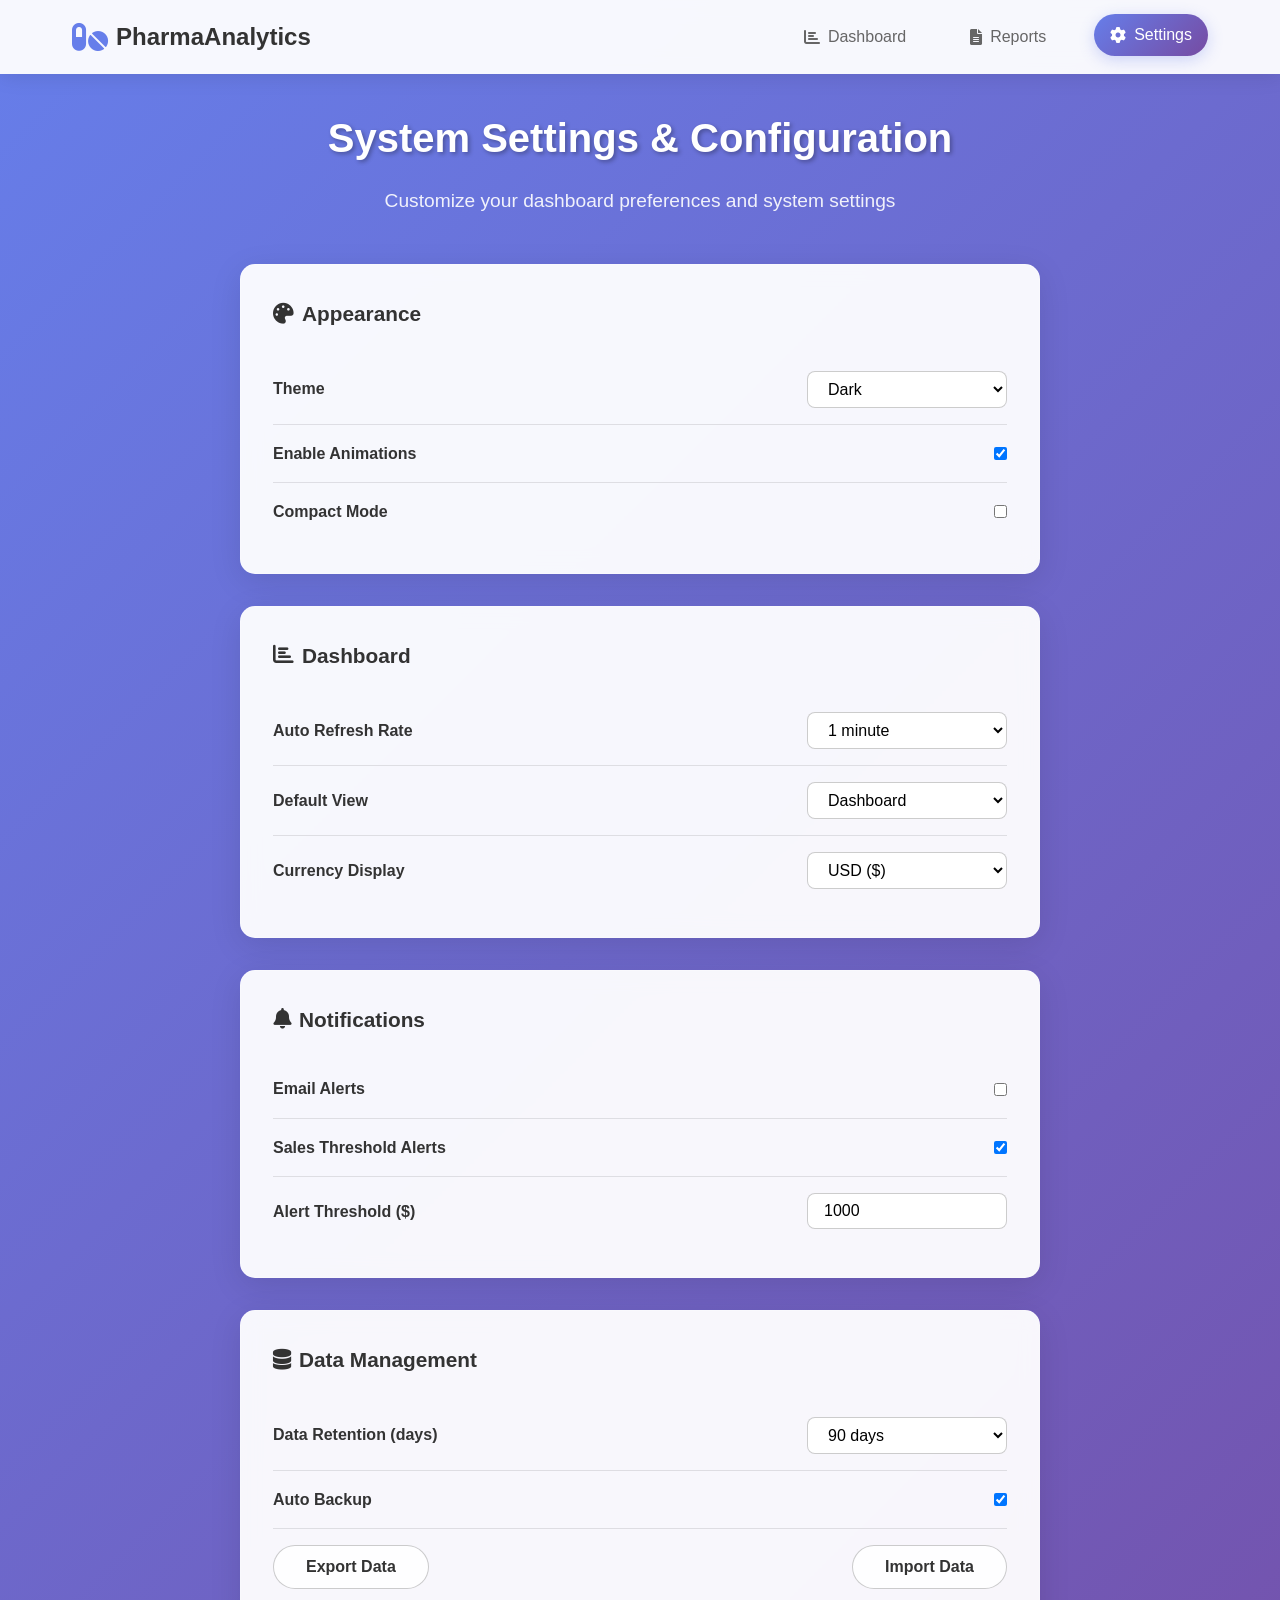
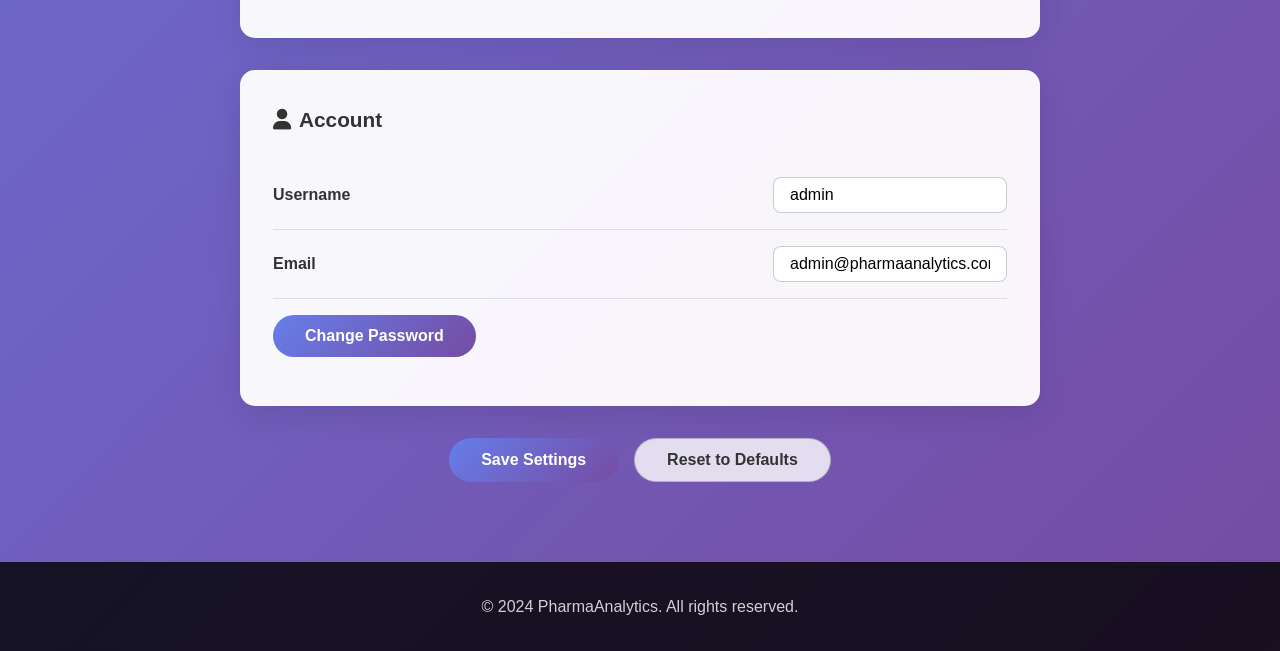
<file: settings.html>
<!DOCTYPE html>
<html lang="en">
<head>
    <meta charset="UTF-8">
    <meta name="viewport" content="width=device-width, initial-scale=1.0">
    <title>Settings - PharmaAnalytics</title>
    <link rel="stylesheet" href="/static/style.css">
    <link href="https://cdnjs.cloudflare.com/ajax/libs/font-awesome/6.0.0/css/all.min.css" rel="stylesheet">
</head>
<body>
    <header>
        <div class="header-content">
            <div class="logo">
                <i class="fas fa-pills"></i>
                <h1>PharmaAnalytics</h1>
            </div>
            <nav>
                <a href="/"><i class="fas fa-chart-bar"></i> Dashboard</a>
                <a href="/reports"><i class="fas fa-file-alt"></i> Reports</a>
                <a href="/settings" class="active"><i class="fas fa-cog"></i> Settings</a>
            </nav>
        </div>
    </header>

    <main>
        <div class="hero">
            <h2>System Settings & Configuration</h2>
            <p>Customize your dashboard preferences and system settings</p>
        </div>

        <div class="settings-container">
            <div class="settings-section">
                <h3><i class="fas fa-palette"></i> Appearance</h3>
                <div class="setting-item">
                    <label for="theme">Theme</label>
                    <select id="theme">
                        <option value="light">Light</option>
                        <option value="dark" selected>Dark</option>
                        <option value="auto">Auto</option>
                    </select>
                </div>
                <div class="setting-item">
                    <label for="animations">Enable Animations</label>
                    <input type="checkbox" id="animations" checked>
                </div>
                <div class="setting-item">
                    <label for="compact">Compact Mode</label>
                    <input type="checkbox" id="compact">
                </div>
            </div>

            <div class="settings-section">
                <h3><i class="fas fa-chart-bar"></i> Dashboard</h3>
                <div class="setting-item">
                    <label for="refreshRate">Auto Refresh Rate</label>
                    <select id="refreshRate">
                        <option value="off">Off</option>
                        <option value="30">30 seconds</option>
                        <option value="60" selected>1 minute</option>
                        <option value="300">5 minutes</option>
                    </select>
                </div>
                <div class="setting-item">
                    <label for="defaultView">Default View</label>
                    <select id="defaultView">
                        <option value="dashboard" selected>Dashboard</option>
                        <option value="reports">Reports</option>
                    </select>
                </div>
                <div class="setting-item">
                    <label for="currency">Currency Display</label>
                    <select id="currency">
                        <option value="USD" selected>USD ($)</option>
                        <option value="EUR">EUR (€)</option>
                        <option value="GBP">GBP (£)</option>
                    </select>
                </div>
            </div>

            <div class="settings-section">
                <h3><i class="fas fa-bell"></i> Notifications</h3>
                <div class="setting-item">
                    <label for="emailAlerts">Email Alerts</label>
                    <input type="checkbox" id="emailAlerts">
                </div>
                <div class="setting-item">
                    <label for="salesAlerts">Sales Threshold Alerts</label>
                    <input type="checkbox" id="salesAlerts" checked>
                </div>
                <div class="setting-item">
                    <label for="threshold">Alert Threshold ($)</label>
                    <input type="number" id="threshold" value="1000" min="100">
                </div>
            </div>

            <div class="settings-section">
                <h3><i class="fas fa-database"></i> Data Management</h3>
                <div class="setting-item">
                    <label for="dataRetention">Data Retention (days)</label>
                    <select id="dataRetention">
                        <option value="30">30 days</option>
                        <option value="90" selected>90 days</option>
                        <option value="365">1 year</option>
                        <option value="unlimited">Unlimited</option>
                    </select>
                </div>
                <div class="setting-item">
                    <label for="autoBackup">Auto Backup</label>
                    <input type="checkbox" id="autoBackup" checked>
                </div>
                <div class="setting-item">
                    <button class="btn-secondary" id="exportData">Export Data</button>
                    <button class="btn-secondary" id="importData">Import Data</button>
                </div>
            </div>

            <div class="settings-section">
                <h3><i class="fas fa-user"></i> Account</h3>
                <div class="setting-item">
                    <label for="username">Username</label>
                    <input type="text" id="username" value="admin" readonly>
                </div>
                <div class="setting-item">
                    <label for="email">Email</label>
                    <input type="email" id="email" value="admin@pharmaanalytics.com">
                </div>
                <div class="setting-item">
                    <button class="btn-primary" id="changePassword">Change Password</button>
                </div>
            </div>

            <div class="settings-actions">
                <button class="btn-primary" id="saveSettings">Save Settings</button>
                <button class="btn-secondary" id="resetSettings">Reset to Defaults</button>
            </div>
        </div>
    </main>

    <footer>
        <p>&copy; 2024 PharmaAnalytics. All rights reserved.</p>
    </footer>

    <script src="/static/settings.js"></script>
</body>
</html>
</file>
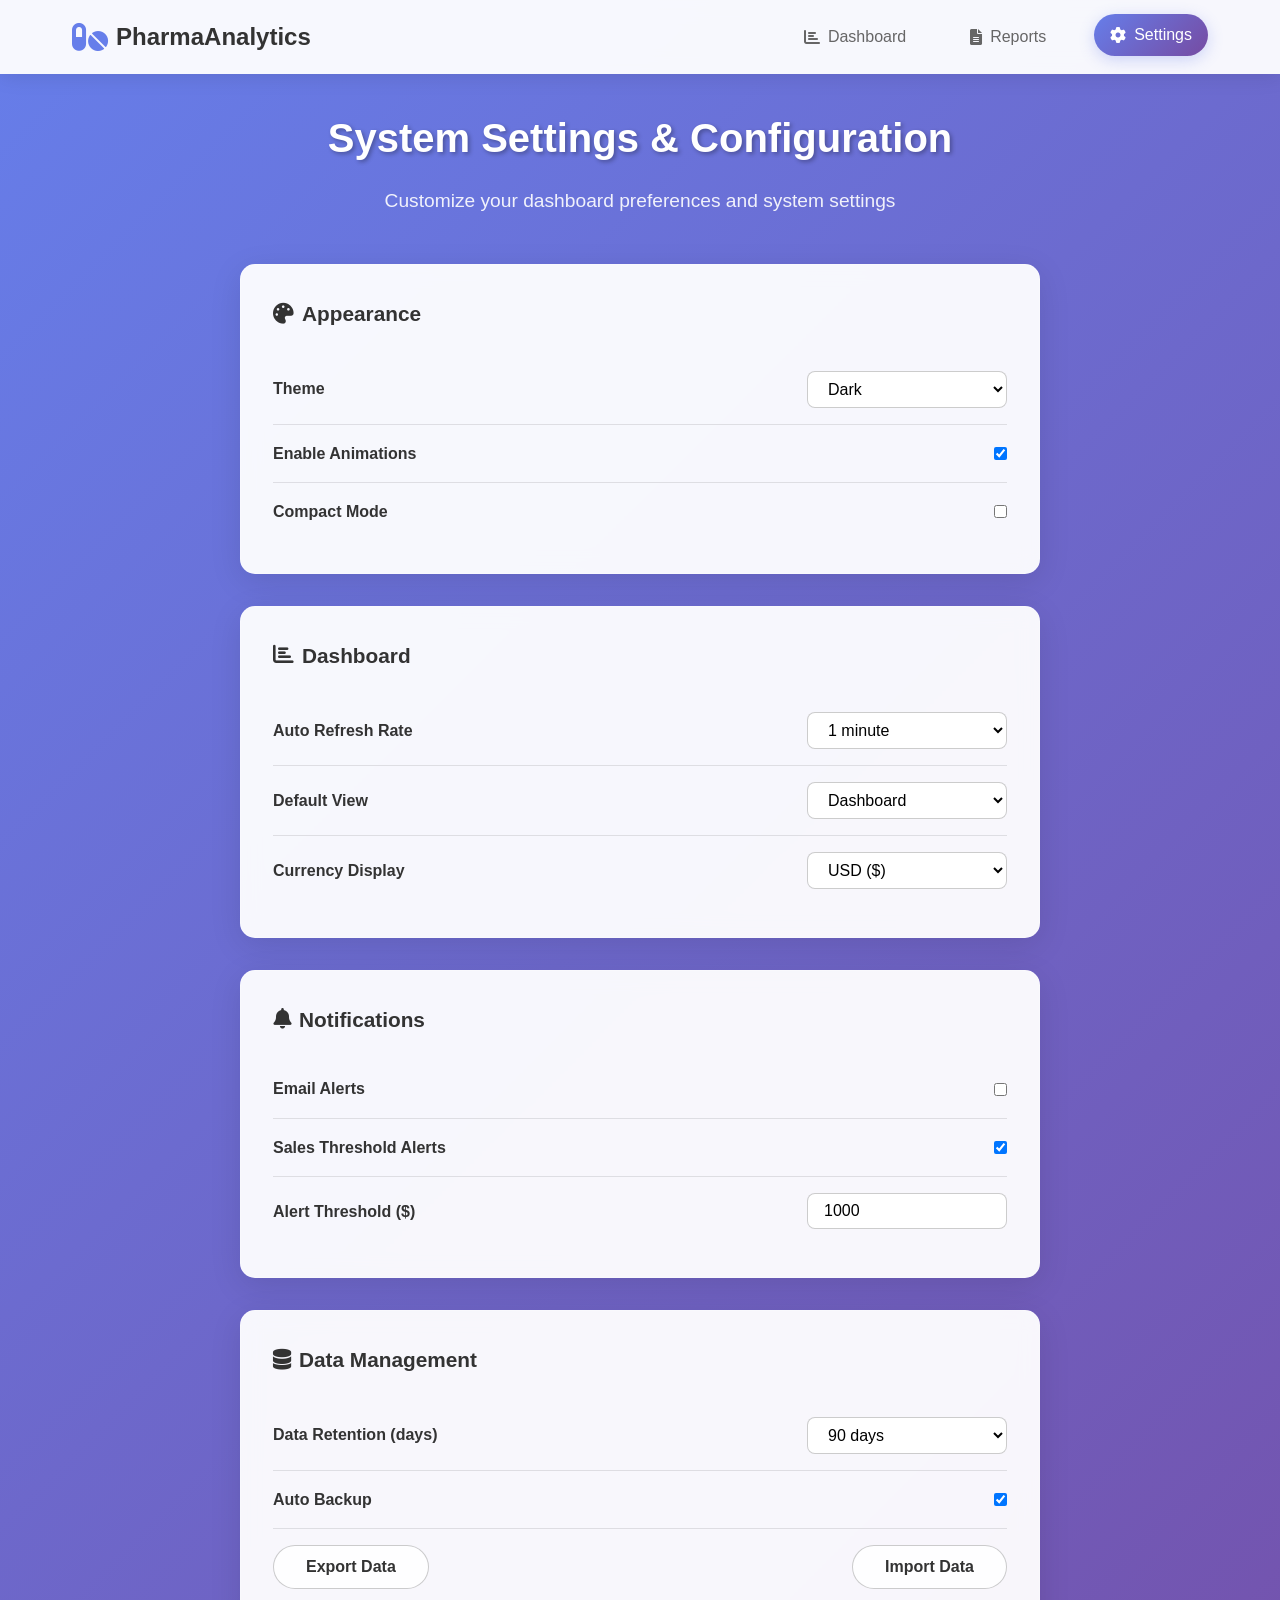
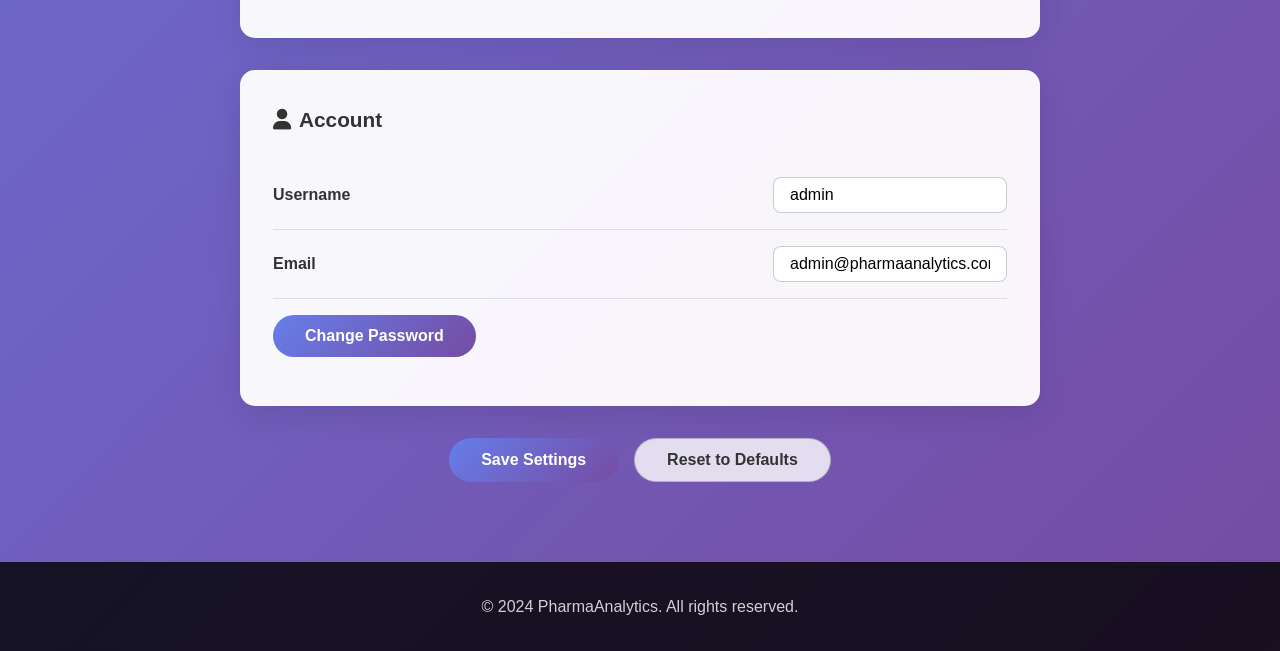
<file: templates/settings.html>
<!DOCTYPE html>
<html lang="en">
<head>
    <meta charset="UTF-8">
    <meta name="viewport" content="width=device-width, initial-scale=1.0">
    <title>Settings - PharmaAnalytics</title>
    <link rel="stylesheet" href="/static/style.css">
    <link href="https://cdnjs.cloudflare.com/ajax/libs/font-awesome/6.0.0/css/all.min.css" rel="stylesheet">
</head>
<body>
    <header>
        <div class="header-content">
            <div class="logo">
                <i class="fas fa-pills"></i>
                <h1>PharmaAnalytics</h1>
            </div>
            <nav>
                <a href="/"><i class="fas fa-chart-bar"></i> Dashboard</a>
                <a href="/reports"><i class="fas fa-file-alt"></i> Reports</a>
                <a href="/settings" class="active"><i class="fas fa-cog"></i> Settings</a>
            </nav>
        </div>
    </header>

    <main>
        <div class="hero">
            <h2>System Settings & Configuration</h2>
            <p>Customize your dashboard preferences and system settings</p>
        </div>

        <div class="settings-container">
            <div class="settings-section">
                <h3><i class="fas fa-palette"></i> Appearance</h3>
                <div class="setting-item">
                    <label for="theme">Theme</label>
                    <select id="theme">
                        <option value="light">Light</option>
                        <option value="dark" selected>Dark</option>
                        <option value="auto">Auto</option>
                    </select>
                </div>
                <div class="setting-item">
                    <label for="animations">Enable Animations</label>
                    <input type="checkbox" id="animations" checked>
                </div>
                <div class="setting-item">
                    <label for="compact">Compact Mode</label>
                    <input type="checkbox" id="compact">
                </div>
            </div>

            <div class="settings-section">
                <h3><i class="fas fa-chart-bar"></i> Dashboard</h3>
                <div class="setting-item">
                    <label for="refreshRate">Auto Refresh Rate</label>
                    <select id="refreshRate">
                        <option value="off">Off</option>
                        <option value="30">30 seconds</option>
                        <option value="60" selected>1 minute</option>
                        <option value="300">5 minutes</option>
                    </select>
                </div>
                <div class="setting-item">
                    <label for="defaultView">Default View</label>
                    <select id="defaultView">
                        <option value="dashboard" selected>Dashboard</option>
                        <option value="reports">Reports</option>
                    </select>
                </div>
                <div class="setting-item">
                    <label for="currency">Currency Display</label>
                    <select id="currency">
                        <option value="USD" selected>USD ($)</option>
                        <option value="EUR">EUR (€)</option>
                        <option value="GBP">GBP (£)</option>
                    </select>
                </div>
            </div>

            <div class="settings-section">
                <h3><i class="fas fa-bell"></i> Notifications</h3>
                <div class="setting-item">
                    <label for="emailAlerts">Email Alerts</label>
                    <input type="checkbox" id="emailAlerts">
                </div>
                <div class="setting-item">
                    <label for="salesAlerts">Sales Threshold Alerts</label>
                    <input type="checkbox" id="salesAlerts" checked>
                </div>
                <div class="setting-item">
                    <label for="threshold">Alert Threshold ($)</label>
                    <input type="number" id="threshold" value="1000" min="100">
                </div>
            </div>

            <div class="settings-section">
                <h3><i class="fas fa-database"></i> Data Management</h3>
                <div class="setting-item">
                    <label for="dataRetention">Data Retention (days)</label>
                    <select id="dataRetention">
                        <option value="30">30 days</option>
                        <option value="90" selected>90 days</option>
                        <option value="365">1 year</option>
                        <option value="unlimited">Unlimited</option>
                    </select>
                </div>
                <div class="setting-item">
                    <label for="autoBackup">Auto Backup</label>
                    <input type="checkbox" id="autoBackup" checked>
                </div>
                <div class="setting-item">
                    <button class="btn-secondary" id="exportData">Export Data</button>
                    <button class="btn-secondary" id="importData">Import Data</button>
                </div>
            </div>

            <div class="settings-section">
                <h3><i class="fas fa-user"></i> Account</h3>
                <div class="setting-item">
                    <label for="username">Username</label>
                    <input type="text" id="username" value="admin" readonly>
                </div>
                <div class="setting-item">
                    <label for="email">Email</label>
                    <input type="email" id="email" value="admin@pharmaanalytics.com">
                </div>
                <div class="setting-item">
                    <button class="btn-primary" id="changePassword">Change Password</button>
                </div>
            </div>

            <div class="settings-actions">
                <button class="btn-primary" id="saveSettings">Save Settings</button>
                <button class="btn-secondary" id="resetSettings">Reset to Defaults</button>
            </div>
        </div>
    </main>

    <footer>
        <p>&copy; 2024 PharmaAnalytics. All rights reserved.</p>
    </footer>

    <script src="/static/settings.js"></script>
</body>
</html>
</file>
<file: static/style.css>
/* Reset and base styles */
* {
    margin: 0;
    padding: 0;
    box-sizing: border-box;
}

body {
    font-family: 'Segoe UI', Tahoma, Geneva, Verdana, sans-serif;
    background: linear-gradient(135deg, #667eea 0%, #764ba2 100%);
    min-height: 100vh;
    color: #333;
    line-height: 1.6;
}

/* Header styles */
header {
    background: rgba(255, 255, 255, 0.95);
    backdrop-filter: blur(10px);
    box-shadow: 0 2px 20px rgba(0, 0, 0, 0.1);
    position: sticky;
    top: 0;
    z-index: 100;
}

.header-content {
    max-width: 1200px;
    margin: 0 auto;
    padding: 1rem 2rem;
    display: flex;
    justify-content: space-between;
    align-items: center;
}

.logo {
    display: flex;
    align-items: center;
    gap: 0.5rem;
}

.logo i {
    font-size: 2rem;
    color: #667eea;
}

.logo h1 {
    color: #333;
    font-size: 1.5rem;
    font-weight: 700;
}

nav {
    display: flex;
    gap: 2rem;
}

nav a {
    text-decoration: none;
    color: #666;
    font-weight: 500;
    display: flex;
    align-items: center;
    gap: 0.5rem;
    padding: 0.5rem 1rem;
    border-radius: 25px;
    transition: all 0.3s ease;
}

nav a:hover, nav a.active {
    background: linear-gradient(135deg, #667eea, #764ba2);
    color: white;
    transform: translateY(-2px);
    box-shadow: 0 4px 15px rgba(102, 126, 234, 0.3);
}

/* Main content */
main {
    max-width: 1200px;
    margin: 0 auto;
    padding: 2rem;
}

/* Hero section */
.hero {
    text-align: center;
    margin-bottom: 3rem;
    color: white;
}

.hero h2 {
    font-size: 2.5rem;
    margin-bottom: 1rem;
    text-shadow: 2px 2px 4px rgba(0, 0, 0, 0.3);
}

.hero p {
    font-size: 1.2rem;
    opacity: 0.9;
}

/* Stats grid */
.stats-grid {
    display: grid;
    grid-template-columns: repeat(auto-fit, minmax(250px, 1fr));
    gap: 2rem;
    margin-bottom: 3rem;
}

.stat-card {
    background: rgba(255, 255, 255, 0.95);
    backdrop-filter: blur(10px);
    border-radius: 15px;
    padding: 2rem;
    display: flex;
    align-items: center;
    gap: 1.5rem;
    box-shadow: 0 8px 32px rgba(0, 0, 0, 0.1);
    transition: all 0.3s ease;
    border: 1px solid rgba(255, 255, 255, 0.2);
}

.stat-card:hover {
    transform: translateY(-5px);
    box-shadow: 0 15px 40px rgba(0, 0, 0, 0.2);
}

.stat-icon {
    width: 60px;
    height: 60px;
    border-radius: 50%;
    display: flex;
    align-items: center;
    justify-content: center;
    font-size: 1.5rem;
    background: linear-gradient(135deg, #667eea, #764ba2);
    color: white;
    flex-shrink: 0;
}

.stat-content h3 {
    font-size: 0.9rem;
    color: #666;
    margin-bottom: 0.5rem;
    text-transform: uppercase;
    letter-spacing: 1px;
}

.stat-value {
    font-size: 2rem;
    font-weight: 700;
    color: #333;
}

/* Charts section */
.charts-section {
    display: grid;
    grid-template-columns: repeat(auto-fit, minmax(400px, 1fr));
    gap: 2rem;
}

.chart-card {
    background: rgba(255, 255, 255, 0.95);
    backdrop-filter: blur(10px);
    border-radius: 15px;
    overflow: hidden;
    box-shadow: 0 8px 32px rgba(0, 0, 0, 0.1);
    transition: all 0.3s ease;
    border: 1px solid rgba(255, 255, 255, 0.2);
}

.chart-card:hover {
    transform: translateY(-5px);
    box-shadow: 0 15px 40px rgba(0, 0, 0, 0.2);
}

.chart-header {
    background: linear-gradient(135deg, #667eea, #764ba2);
    color: white;
    padding: 1.5rem;
    display: flex;
    align-items: center;
    gap: 0.5rem;
}

.chart-header h3 {
    font-size: 1.2rem;
    font-weight: 600;
}

.chart-container {
    padding: 2rem;
    height: 400px;
    position: relative;
}

/* Footer */
footer {
    background: rgba(0, 0, 0, 0.8);
    color: white;
    text-align: center;
    padding: 2rem;
    margin-top: 3rem;
}

footer p {
    opacity: 0.8;
}

/* Responsive design */
@media (max-width: 768px) {
    .header-content {
        flex-direction: column;
        gap: 1rem;
    }

    nav {
        gap: 1rem;
    }

    .hero h2 {
        font-size: 2rem;
    }

    .stats-grid {
        grid-template-columns: 1fr;
    }

    .charts-section {
        grid-template-columns: 1fr;
    }

    main {
        padding: 1rem;
    }
}

/* Reports page styles */
.reports-grid {
    display: grid;
    grid-template-columns: repeat(auto-fit, minmax(500px, 1fr));
    gap: 2rem;
    margin-bottom: 3rem;
}

.report-card {
    background: rgba(255, 255, 255, 0.95);
    backdrop-filter: blur(10px);
    border-radius: 15px;
    overflow: hidden;
    box-shadow: 0 8px 32px rgba(0, 0, 0, 0.1);
    transition: all 0.3s ease;
    border: 1px solid rgba(255, 255, 255, 0.2);
}

.report-card:hover {
    transform: translateY(-5px);
    box-shadow: 0 15px 40px rgba(0, 0, 0, 0.2);
}

.report-header {
    background: linear-gradient(135deg, #667eea, #764ba2);
    color: white;
    padding: 1.5rem;
    display: flex;
    justify-content: space-between;
    align-items: center;
}

.report-header h3 {
    font-size: 1.2rem;
    font-weight: 600;
    margin: 0;
}

.export-btn {
    background: rgba(255, 255, 255, 0.2);
    color: white;
    border: 1px solid rgba(255, 255, 255, 0.3);
    padding: 0.5rem 1rem;
    border-radius: 25px;
    cursor: pointer;
    font-size: 0.9rem;
    transition: all 0.3s ease;
}

.export-btn:hover {
    background: rgba(255, 255, 255, 0.3);
    transform: translateY(-2px);
}

.report-content {
    padding: 2rem;
}

.metric-grid {
    display: grid;
    grid-template-columns: repeat(auto-fit, minmax(150px, 1fr));
    gap: 1.5rem;
    margin-bottom: 2rem;
}

.metric {
    text-align: center;
}

.metric-value {
    display: block;
    font-size: 2rem;
    font-weight: 700;
    color: #333;
    margin-bottom: 0.5rem;
}

.metric-label {
    font-size: 0.9rem;
    color: #666;
    text-transform: uppercase;
    letter-spacing: 1px;
}

.region-stats, .trend-stats, .drug-ranking {
    margin-bottom: 2rem;
}

.region-item, .trend-item, .drug-item {
    display: flex;
    justify-content: space-between;
    align-items: center;
    padding: 1rem;
    background: rgba(102, 126, 234, 0.1);
    border-radius: 8px;
    margin-bottom: 0.5rem;
}

.region-name, .trend-period, .drug-name {
    font-weight: 600;
    color: #333;
}

.region-value, .trend-value, .drug-sales {
    font-weight: 700;
    color: #667eea;
}

.progress-bar {
    position: absolute;
    bottom: 0;
    left: 0;
    height: 4px;
    background: rgba(255, 255, 255, 0.3);
    border-radius: 0 0 8px 8px;
    width: 100%;
}

.progress-fill {
    height: 100%;
    background: #667eea;
    border-radius: inherit;
    transition: width 0.3s ease;
}

.region-item {
    position: relative;
    overflow: hidden;
}

.drug-rank {
    width: 30px;
    height: 30px;
    border-radius: 50%;
    background: linear-gradient(135deg, #667eea, #764ba2);
    color: white;
    display: flex;
    align-items: center;
    justify-content: center;
    font-weight: 700;
    margin-right: 1rem;
}

.trend-change {
    font-weight: 600;
    padding: 0.25rem 0.5rem;
    border-radius: 12px;
    font-size: 0.8rem;
}

.trend-change.positive {
    background: rgba(75, 192, 192, 0.2);
    color: #4bc0c0;
}

.trend-change.negative {
    background: rgba(255, 99, 132, 0.2);
    color: #ff6384;
}

/* Settings page styles */
.settings-container {
    max-width: 800px;
    margin: 0 auto;
}

.settings-section {
    background: rgba(255, 255, 255, 0.95);
    backdrop-filter: blur(10px);
    border-radius: 15px;
    padding: 2rem;
    margin-bottom: 2rem;
    box-shadow: 0 8px 32px rgba(0, 0, 0, 0.1);
    border: 1px solid rgba(255, 255, 255, 0.2);
}

.settings-section h3 {
    color: #333;
    margin-bottom: 1.5rem;
    font-size: 1.3rem;
    display: flex;
    align-items: center;
    gap: 0.5rem;
}

.setting-item {
    display: flex;
    justify-content: space-between;
    align-items: center;
    padding: 1rem 0;
    border-bottom: 1px solid rgba(0, 0, 0, 0.1);
}

.setting-item:last-child {
    border-bottom: none;
}

.setting-item label {
    font-weight: 600;
    color: #333;
    flex: 1;
}

.setting-item input, .setting-item select {
    padding: 0.5rem 1rem;
    border: 1px solid rgba(0, 0, 0, 0.2);
    border-radius: 8px;
    background: white;
    font-size: 1rem;
    min-width: 200px;
}

.setting-item input[type="checkbox"] {
    width: auto;
    min-width: auto;
}

.setting-item input[type="number"] {
    width: 100px;
}

.settings-actions {
    display: flex;
    gap: 1rem;
    justify-content: center;
    margin-top: 2rem;
}

.btn-primary, .btn-secondary {
    padding: 0.75rem 2rem;
    border: none;
    border-radius: 25px;
    font-size: 1rem;
    font-weight: 600;
    cursor: pointer;
    transition: all 0.3s ease;
}

.btn-primary {
    background: linear-gradient(135deg, #667eea, #764ba2);
    color: white;
}

.btn-primary:hover {
    transform: translateY(-2px);
    box-shadow: 0 8px 25px rgba(102, 126, 234, 0.3);
}

.btn-secondary {
    background: rgba(255, 255, 255, 0.8);
    color: #333;
    border: 1px solid rgba(0, 0, 0, 0.2);
}

.btn-secondary:hover {
    background: rgba(255, 255, 255, 1);
    transform: translateY(-2px);
}

/* Notifications */
.notification {
    position: fixed;
    top: 100px;
    right: 20px;
    padding: 1rem 1.5rem;
    border-radius: 8px;
    color: white;
    font-weight: 600;
    z-index: 1000;
    transform: translateX(100%);
    transition: transform 0.3s ease;
    max-width: 300px;
}

.notification.show {
    transform: translateX(0);
}

.notification.success {
    background: #4bc0c0;
}

.notification.error {
    background: #ff6384;
}

.notification.info {
    background: #667eea;
}

/* Theme variations */
body.light-theme {
    background: linear-gradient(135deg, #f5f7fa 0%, #c3cfe2 100%);
    color: #333;
}

body.light-theme header {
    background: rgba(255, 255, 255, 0.95);
}

body.light-theme .stat-card,
body.light-theme .chart-card,
body.light-theme .report-card,
body.light-theme .settings-section {
    background: rgba(255, 255, 255, 0.95);
    color: #333;
}

body.no-animations * {
    animation: none !important;
    transition: none !important;
}

body.compact-mode .settings-section,
body.compact-mode .report-card {
    padding: 1rem;
}

body.compact-mode .metric-grid,
body.compact-mode .region-item,
body.compact-mode .trend-item,
body.compact-mode .drug-item {
    padding: 0.5rem;
}
</file>
